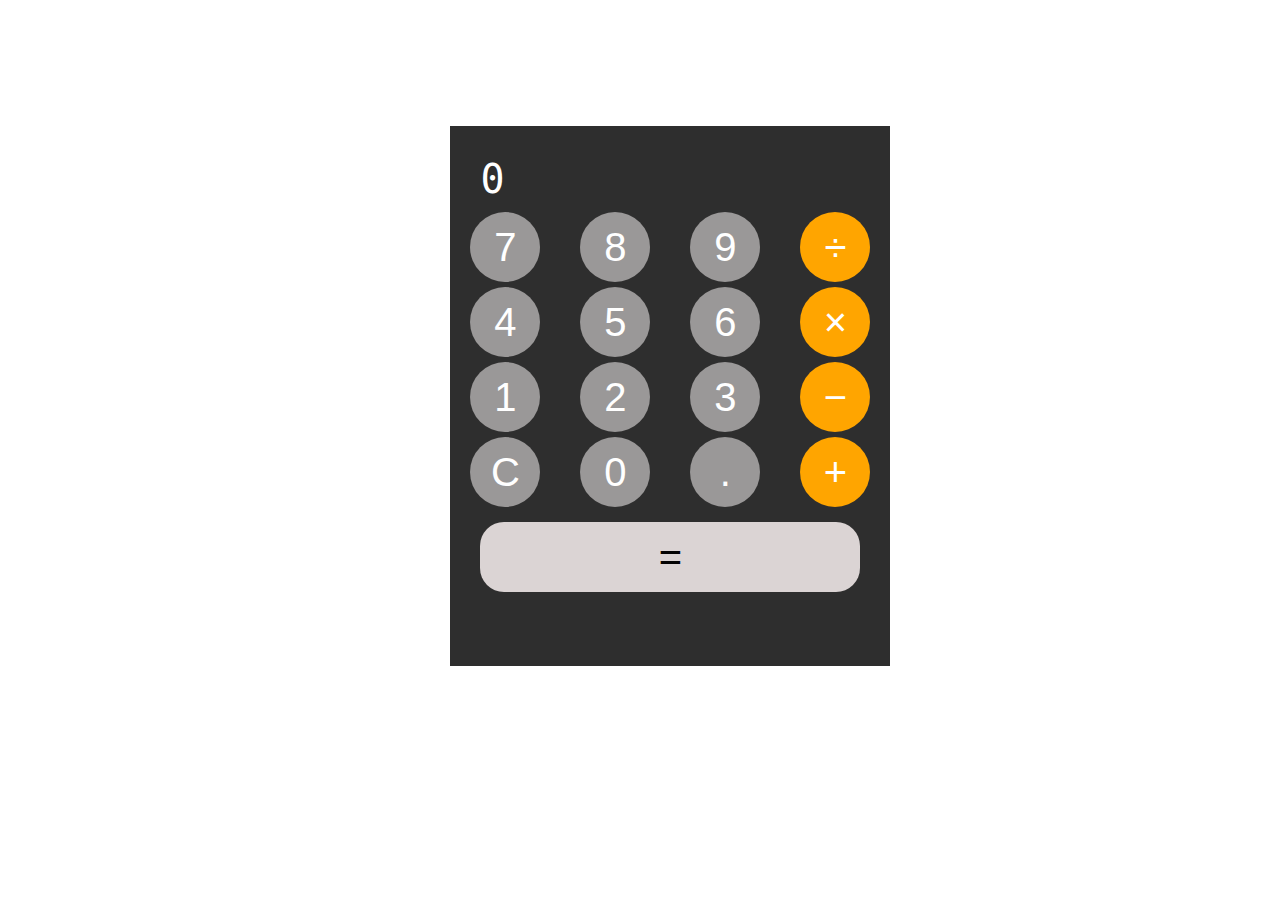
<file: calculater/index.html>
<!DOCTYPE html>
<html lang="en">
<head>
    <meta charset="UTF-8">
    <meta http-equiv="X-UA-Compatible" content="IE=edge">
    <meta name="viewport" content="width=device-width, initial-scale=1.0">
    <link rel="stylesheet" href="style.css">
    <script  src="jscript.js"></script>
    <title>Calculator</title>
</head>
<body>
    <div id="calculator">
        <div id="display">0</div>
        <div class="row">
          <button onclick="press(7);">7</button>
          <button onclick="press(8);">8</button>
          <button onclick="press(9);">9</button>
          <button class="operator" onclick="setOP('/');">÷</button>
        </div>
        <div class="row">
          <button onclick="press(4);">4</button>
          <button onclick="press(5);">5</button>
          <button onclick="press(6);">6</button>
          <button class="operator" onclick="setOP('*');">×</button>
        </div>
        <div class="row">
          <button onclick="press(1);">1</button>
          <button onclick="press(2);">2</button>
          <button onclick="press(3);">3</button>
          <button class="operator" onclick="setOP('-');">−</button>
        </div>
        <div class="row">
          <button id="clear" onclick="clr();">C</button>
          <button onclick="press(0);">0</button>
          <button onclick="press('.');">.</button>
          <button class="operator" onclick="setOP('+');">+</button>
        </div>
        <div class="row">
          <button id="equals" onclick="calculate()">=</div>
        </div>
      <div>
</body>
</html>
</file>
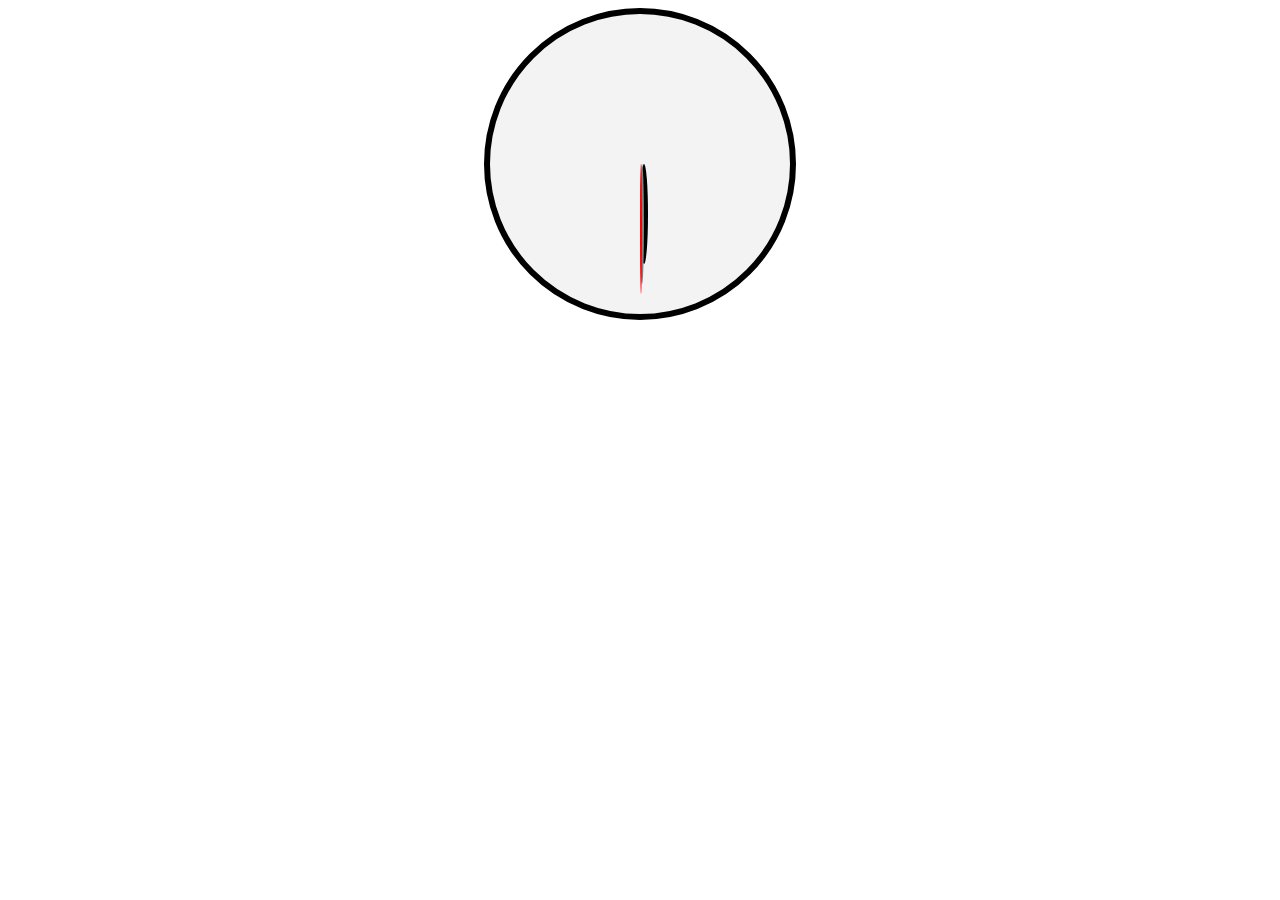
<file: jscript-10-clock/index.html>
<!DOCTYPE html>
<html lang="en">
<head>
    <meta charset="UTF-8">
    <meta http-equiv="X-UA-Compatible" content="IE=edge">
    <meta name="viewport" content="width=device-width, initial-scale=1.0">
    <link rel="stylesheet" href="style.css">
    
    <title>Clock</title>
</head>
    <body>
        <body translate="no">
            <div id="face">
                <div id="hour"></div>
                <div id="minutes"></div>
                <div id="seconds"></div>
            </div>
            
            
            
            <script src="jscript.js"></script><!-- changed by rahaf -->
    </body>
</html>
</file>
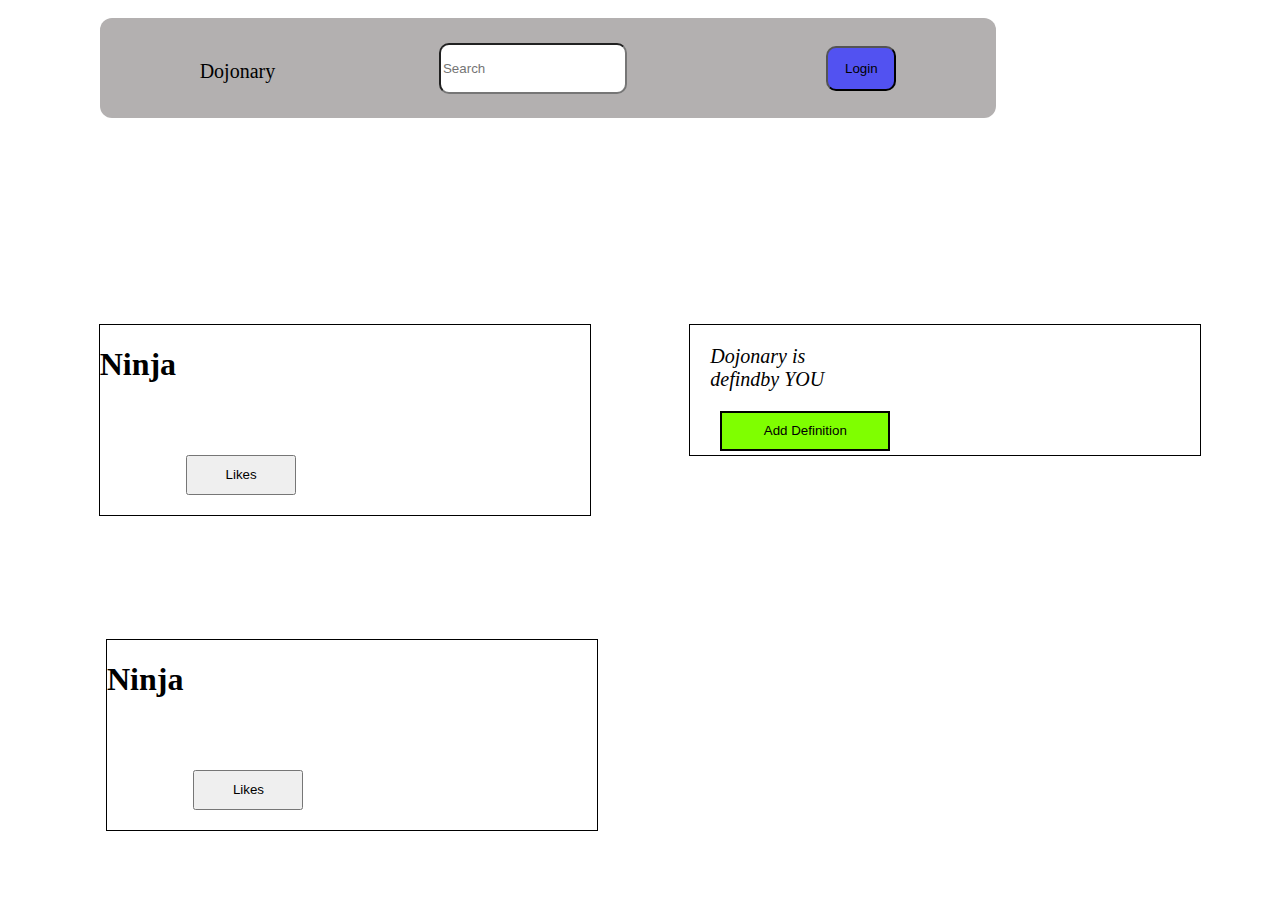
<file: jscript-3-click/index.html>
<!DOCTYPE html>
<html lang="en">
<head>
    <meta charset="UTF-8">
    <meta name="viewport" content="width=device-width, initial-scale=1.0">
    <title>Click</title>
    <link rel="stylesheet" href="style.css">
    <script  src="jscript.js"></script>
</head>
        <body>
       <!-- <label for="ali" name="pass" onclick="fuzzbizz(10);">hi all</label>
            
            
        <button onmouseleave="alert('hello')">Click Me!</button>
        

        <button onclick="turnOff(this)">On</button>
        <button onclick="turnOff(this)">On</button>
        <button onclick="turnOff(this)">On</button>   
       -->

        <div class="cont" >
                <p>Dojonary</p>
                <input type="text" placeholder="Search">
                <button onclick="logun(this)">Login</button>
                       

        </div>
             
                <div class="plate1">
                        <div class="column1">
                        <div class="profile1">
                                <h1>Ninja</h1>
                                <button onclick="Like(this)"> Likes </button>
                        </div>
                                <div  class="profile2"> 
                                        <p>Dojonary is <br>defindby YOU</p>
                                        <button onclick="hide(this)"> Add Definition </button>
                                         </div> 
                                        </div>
                                        <div class="column1">
                                <div  class="profile3"> 
                                        <h1>Ninja</h1>
                                        <button onclick="Likes(this)"> Likes </button>
                               </div>
                               <div  class="profile4">
                                   </div>
      
                        </div>
             








                
        </body>
</html>
</file>
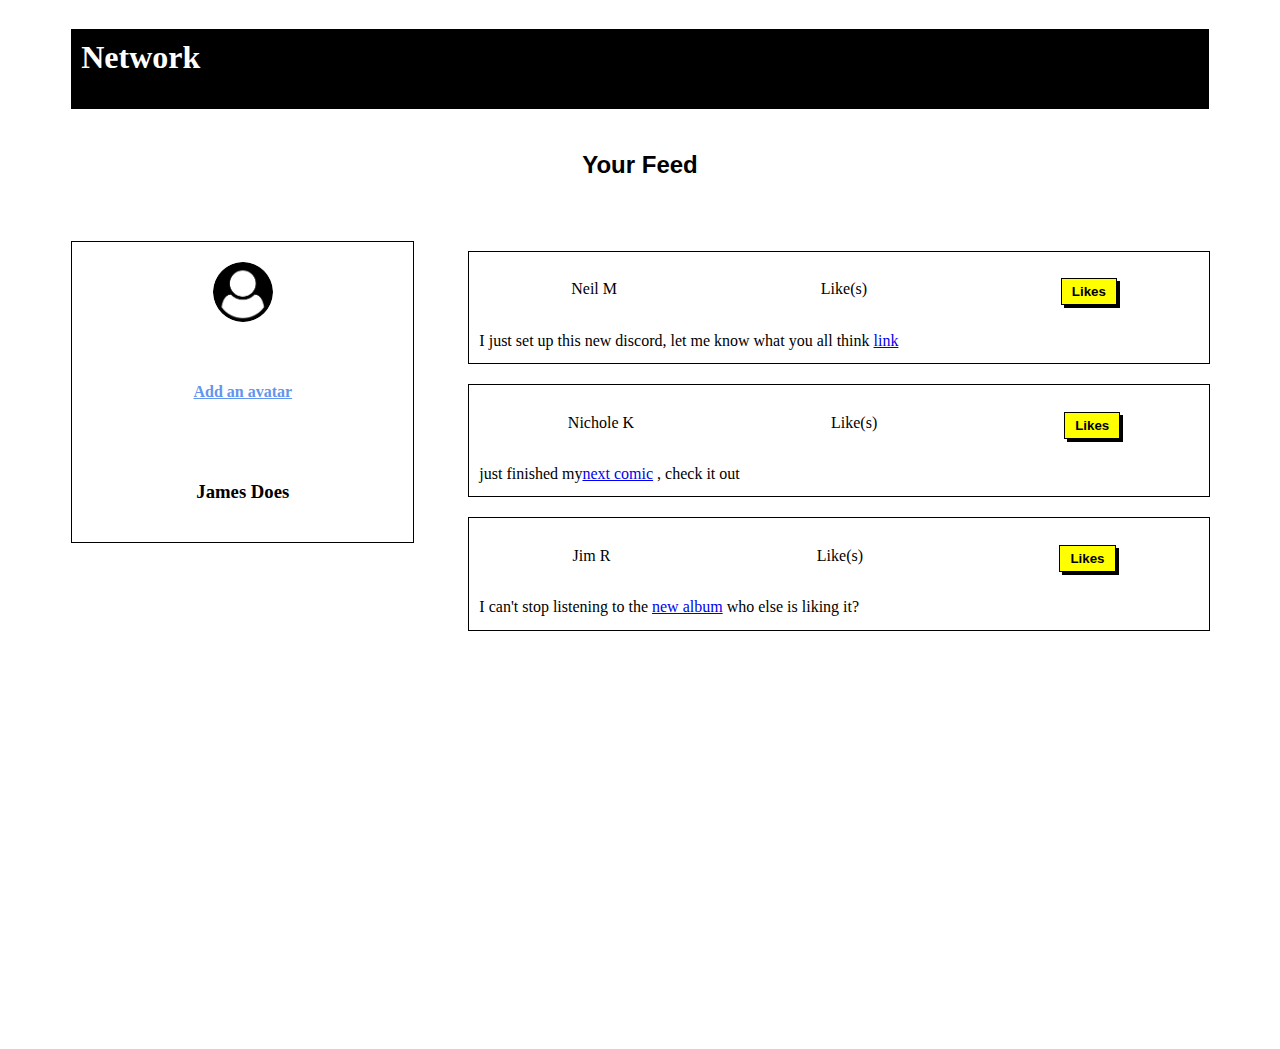
<file: jscript-6-Likes/index.html>
<!DOCTYPE html>
<html lang="en">

<head>
        <meta charset="UTF-8">
        <meta name="viewport" content="width=device-width, initial-scale=1.0">
        <title>Click</title>
        <link rel="stylesheet" href="style.css">
        <script src="jscript.js"></script>
</head>

<body>
        <header>
                <h1>Network</h1>
                <h2>Your Feed</h2>
        </header>
        <main>
                <div class="avatar">
                        <img id="lil2" src="user-circle.png" alt="sss" width="60px" height="60px">
                        <h4 onclick="switchImg()" style="text-decoration: underline; color: cornflowerblue;">Add an avatar</h4>
                        <h3>James Does</h3>
                </div>
                <div class="feeds">
                        <div class="feed">
                                <section>
                                        <p>Neil M</p>
                                        <p id="t1">Like(s)</p>
                                        <button onclick="Like()">Likes</button>
                                </section>
                                <p>I just set up this new discord, let me know what 
                                        you all think <a href="#">link</a>
                                </p>
                        </div>

                        <div class="feed">
                                <section>
                                        <p>Nichole K</p>
                                        <p id="t2">Like(s)</p>
                                        <button onclick="Like2()">Likes</button>
                                </section>
                                <p>just finished my<a href="#">next comic</a> , check it out  </p>
                        </div>

                        <div class="feed">
                                <section>
                                        <p>Jim R</p>
                                        <p id="t3">Like(s)</p>
                                        <button onclick="Like3()">Likes</button>
                                </section>
                                <p>I can't stop listening to the <a href="#">new album</a> who else is liking it?
                                </p>
                        </div>

             
                        </div>
                </div>
        </main>
</body>

</html>
</file>
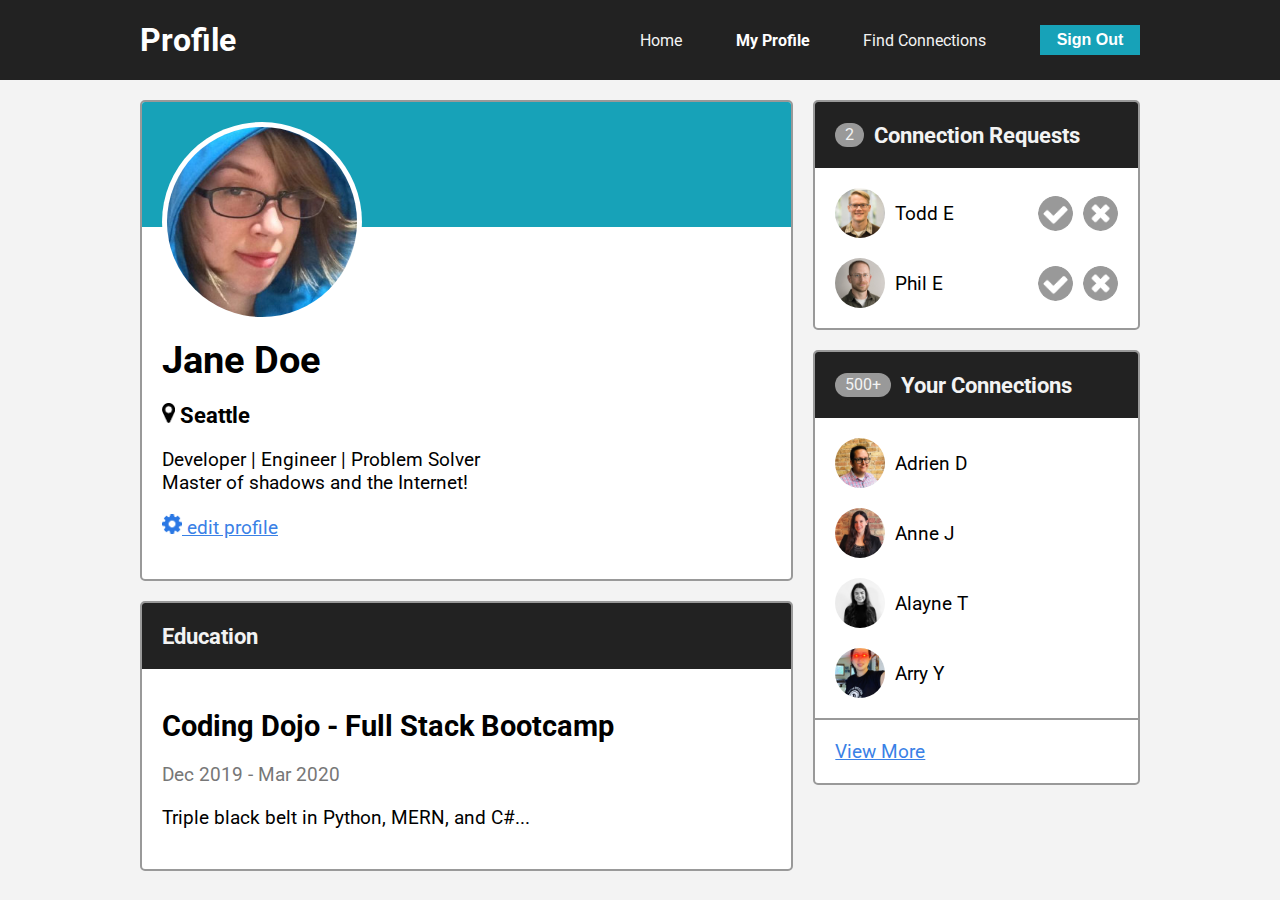
<file: jscript-7-profile-page/index.html>
<!DOCTYPE html>
<html lang="en">
<head>
    <meta charset="UTF-8">
    <meta name="viewport" content="width=device-width, initial-scale=1.0">
    <title>Profile Page</title>
    <link rel="stylesheet" href="style.css">
    <link rel="preconnect" href="https://fonts.gstatic.com">
    <link href="https://fonts.googleapis.com/css2?family=Roboto&display=swap" rel="stylesheet">
</head>
<body>

    <!-- navbar -->
    <div class="nav">
        <div class="flex-container">
            <h1 class="nav-title">Profile</h1>
            <ul class="nav-links">
                <li><a href="#">Home</a></li>
                <li><a href="#" class="active">My Profile</a></li>
                <li><a href="#">Find Connections</a></li>
                <li><button class="btn" onclick="hide_main(this)">Sign Out</button></li>
            </ul>
        </div>
    </div>

    <!-- main -->
    <div class="flex-container main">

        <!-- 2/3 width column -->
        <div class="col-2">

            <!-- user info card -->
            <div class="card user-card">
                <div class="card-header">
                    <img  src="images/jane-m.jpg" alt="jane" class="avatar-m">
                </div>
                <div class="card-body">
                    <h1 id="pic-change" >Jane Doe</h1>
                    <h3><img src="icons/map-marker.png" alt="pin" class="icon-s"> Seattle</h3>
                    <p>Developer | Engineer | Problem Solver<br>
                    Master of shadows and the Internet!</p>
                    <p><a href="#" onclick="change_pic()"><img src="icons/gear.png" alt="gear" class="icon-s"> edit profile</a></p>
                </div>
            </div>

            <!-- user education card -->
            <div class="card">
                <div class="card-header">
                    <h3>Education</h3>
                </div>
                <div class="card-body">
                    <h2>Coding Dojo - Full Stack Bootcamp</h2>
                    <p class="dates">Dec 2019 - Mar 2020</p>
                    <p>Triple black belt in Python, MERN, and C#...</p>
                </div>
            </div>

        </div>

        <!-- 1/3 width column -->
        <div class="col-1">

            <!-- connection requests card -->
            <div class="card">
                <div class="card-header">
                    <span class="badge b1">2</span>
                    <h3>Connection Requests</h3>
                </div>
                <ul class="card-list">
                    <li class="card-list-item prof1">
                        <span>
                            <img src="images/todd-s.jpg" alt="todd" class="avatar-s">
                            Todd E
                        </span>
                        <span>
                            <img src="icons/accept-circle.png" alt="accept" class="icon" onclick="add_conn(1)">
                            <img src="icons/close-circle.png" alt="close" class="icon" onclick="remove_conn(1)">
                        </span>
                    </li>
                    <li class="card-list-item prof2">
                        <span>
                            <img src="images/phil-s.jpg" alt="phil" class="avatar-s">
                            Phil E
                        </span>
                        <span>
                            <img src="icons/accept-circle.png" alt="accept" class="icon" onclick="add_conn(2)">
                            <img src="icons/close-circle.png" alt="close" class="icon" onclick="remove_conn(2)">
                        </span>
                    </li>
                </ul>
            </div>

            <!-- your connections card -->
            <div class="card">
                <div class="card-header">
                    <span class="badge b2">500+</span>
                    <h3>Your Connections</h3>
                </div>
                <ul class="card-list">
                    <li class="card-list-item start">
                        <img src="images/adrien-s.jpg" alt="adrien" class="avatar-s">
                        Adrien D
                    </li>
                    <li class="card-list-item start">
                        <img src="images/anne-s.jpg" alt="anne" class="avatar-s">
                        Anne J
                    </li>
                    <li class="card-list-item start">
                        <img src="images/alayne-s.jpg" alt="alayne" class="avatar-s">
                        Alayne T
                    </li>
                    <li class="card-list-item start">
                        <img src="images/arry-s.jpg" alt="arry" class="avatar-s">
                        Arry Y
                    </li>
                </ul>
                <div class="card-footer">
                    <a href="#">View More</a>
                </div>
            </div>

        </div>
    </div>

    <script src="script.js"></script>
</body>
</html>
</file>
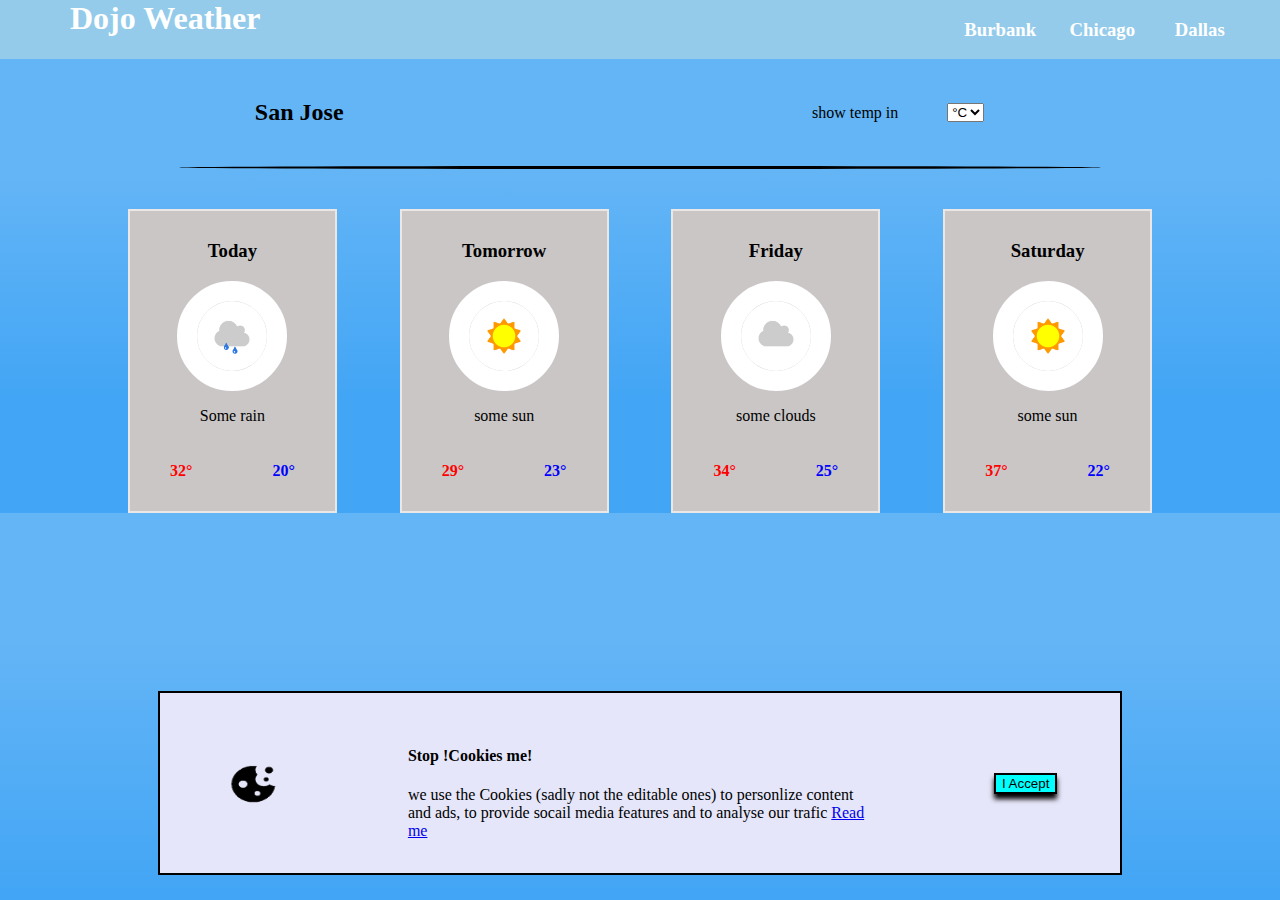
<file: jscript-8-Weather/index.html>
<!DOCTYPE html>
<html lang="en">
<head>
    <meta charset="UTF-8">
    <meta name="viewport" content="width=device-width, initial-scale=1.0">
    <title>Click</title>
    <link rel="stylesheet" href="style.css">
    <script  src="jscript.js"></script>
</head>
        <body>

        <header>
                <h1>Dojo Weather</h1>
                <section>
                        <h3 onclick="change_weather(1)">Burbank</h3>
                        <h3 onclick="change_weather(2)">Chicago</h3>
                        <h3 onclick="change_weather(3)">Dallas</h3>
                </section>
        </header>

        <main >
                <div class="page_brief w3-theme-light">
                        <section>
                                <h2 id="city_name">San Jose</h2>
                                <p>show temp in</p>
                                <select id="selection_o" onchange="done()">
                                        <option name="c" value="c">°C</option>
                                        <option name="f" value="f" >°F</option>

                                </select>
                        </section>
                        <div class="divide">
                                
                        </div>


                </div>
                <div class="days">
                        <div class="day">
                                <h3>Today</h3>
                                <img src="assets/some_rain.png" alt="">
                                <p>Some rain</p>
                                <div class="degree"><h4 id="high1" style="color: red;">32°</h4><h4 id="low1" style="color:blue">20°</h4></div>

                        </div>
                        <div class="day">
                                <h3>Tomorrow</h3>
                                <img src="assets/some_sun.png" alt="">
                                <p>some sun</p>
                                <div class="degree"><h4  id="high2" style="color: red;">29°</h4><h4 id="low2"  style="color:blue">23°</h4></div>
                        </div>
                        <div class="day">
                                <h3>Friday</h3>
                                <img src="assets/some_clouds.png" alt="">
                                <p>some clouds</p>
                                <div class="degree"><h4  id="high3" style="color: red;">34°</h4><h4 id="low3" style="color:blue">25°</h4></div>
                        </div>
                        <div class="day">
                                <h3>Saturday</h3>
                                <img src="assets/some_sun.png" alt="">
                                <p>some sun</p>
                                <div class="degree"><h4  id="high4" style="color: red;">37°</h4><h4 id="low4" style="color:blue">22°</h4></div>
                        </div>  
                </div>

                <div class="cookies">
                        <img src="assets/cookie.png" alt="">
                        <section>
                                <h4>Stop !Cookies me!</h4>
                                <p>we use the Cookies (sadly not the editable ones) to personlize content and ads, to provide socail media features and to analyse our trafic <a href="#">Read me</a></p>
                        </section>
                        <button onclick="remove1()" id="but_accept">I Accept</button>
                </div>
        </main>
                
        </body>
</html>
</file>
<file: calculater/style.css>
body{
    font-family: monospace;
    font-size: 2.5rem;  
}
#calculator
{
    display: flex;
    width:400px ;
    height: 500px;
    background-color: rgba(2, 2, 2, 0.829);
    flex-direction: column;
    margin-top: 10%;
    margin-left: 35%;
    padding: 20px;
    
}

#display
{
    color: #fff;
    font-size: 2.5rem;
    text-align: left;
    
    width: 100%;
    white-space: nowrap;
    text-overflow: ellipsis;
    overflow: hidden;
    margin: 10px;
}
.row{

    display: flex;
    width: 100%;
    height: 15%;
    justify-content:space-between ;
    
}

.row button{
    
    display: flex;
    width: 70px;
    height: 70px;
    background-color: rgb(154, 152, 152);
    border-radius:50% ;
    border: 0px white ;
    text-align: center;
    align-items: center;
    justify-content: center;
    font-size: 2.5rem;  
    color: #fff;
}

button.operator   
{
    display: flex;
    width: 70px;
    height: 70px;
    background-color: orange;
    border-radius:50% ;
    text-align: center;
    align-items: center;
    justify-content: center;
    font-size: 2.5rem;  
    color: #fff;
    border: 0px white ;
}
button#equals
{
    width: 95%;
    height: 70;
    text-align: center;
    justify-self: center;
    border-radius:1.5rem ;
    font-size: 2.5rem;  
    margin-top: 10px;
    margin-left: 10px;
    display: flex;
    justify-content: center;
    color: rgb(4, 4, 4);
    border: 0px white ;
    background-color: rgb(219, 212, 212);
    

}
button :hover {
    transition: 0.5s;
    -webkit-transform: translate(0, 6px);

}
button.operator :hover {
    transition: 0.5s;
    -webkit-transform: translate(0, 6px);

}

#equals:hover {
    transition: 0.5s;
    -webkit-transform: translate(0, 6px);

}

#clear:hover {
    transition: 0.5s;
    -webkit-transform: translate(0, 6px);

}








.w3-theme-l5 {color:#000 !important; background-color:#f8fbf4 !important}
.w3-theme-l4 {color:#000 !important; background-color:#e8f3db !important}
.w3-theme-l3 {color:#000 !important; background-color:#d1e7b7 !important}
.w3-theme-l2 {color:#000 !important; background-color:#b9db93 !important}
.w3-theme-l1 {color:#000 !important; background-color:#a2cf6f !important}
.w3-theme-d1 {color:#fff !important; background-color:#7eb63d !important}
.w3-theme-d2 {color:#fff !important; background-color:#70a236 !important}
.w3-theme-d3 {color:#fff !important; background-color:#628e2f !important}
.w3-theme-d4 {color:#fff !important; background-color:#547a29 !important}
.w3-theme-d5 {color:#fff !important; background-color:#466522 !important}

.w3-theme-light {color:#000 !important; background-color:#f8fbf4 !important}
.w3-theme-dark {color:#fff !important; background-color:#466522 !important}
.w3-theme-action {color:#fff !important; background-color:#466522 !important}

.w3-theme {color:#fff !important; background-color:#8bc34a !important}
.w3-text-theme {color:#8bc34a !important}
.w3-border-theme {border-color:#8bc34a !important}

.w3-hover-theme:hover {color:#fff !important; background-color:#8bc34a !important}
.w3-hover-text-theme:hover {color:#8bc34a !important}
.w3-hover-border-theme:hover {border-color:#8bc34a !important}
</file>
<file: jscript-10-clock/style.css>
#face {
    background-color: #f3f3f3;
    width: 300px;
    height: 300px;
    border-radius: 50%;
    border: 6px solid black;
    position: relative;
    display: flex;
    justify-self:center;
  }
      
  #minutes, #hour, #seconds {
    position: absolute;
    left: 50%;
    top: 50%;
    transform-origin: top center;
    
  }
      
  #seconds {
    background-color: red;
    height: 130px;
    width: 2px;
    border-radius: 80%;
  }
      
  #hour {
    background-color: black;
    height: 100px;
    width: 8px;
    transform: rotate(0deg);
    border-radius: 80%;
  }
      
  #minutes {
    background-color: grey;
    height: 120px;
    width: 4px;
    transform: rotate(0deg);
    border-radius: 80%;
  }
</file>
<file: jscript-3-click/style.css>
.cont{
    width: 70%;
    height: 100px;
    position: fixed;
    top: 2%;
    display: flex;
    background-color: rgb(179, 176, 176);
    left: 100px;
    justify-items: baseline;
    align-items: center;
    justify-content: space-around;
    flex-direction: row;
    border-radius:12px;
}   

.cont p{
   
    height: 17px;
    width:40px;
    font-size: 20px;
    

}
.cont button
{
    height: 45px;
    width:70px;
    border-radius:10px;
    background-color: rgb(82, 82, 241);
}
.cont  input 
{
    height: 45px;
    width:180px;
    border-radius:10px;
}

.plate1
{
    position: absolute;

    display: flex;
    justify-content: space-around;
    flex-direction: column;
    padding:10px;
    width: 100%;
    height: 70%;
    top: 28%;
}
.column1
{
    flex-direction: row;
    display: flex;
    justify-content: space-evenly;

}
.profile1
{
    display: flex;
    border: 1px solid black;
    width: 490px;
    height: 190PX;
    margin: 10px;

}

.profile3 button
{
    width: 110px;
    height: 40px;
    flex-direction: row;
    align-self: end;
    margin-bottom:20px;
    margin-left:10px ;
}
.profile1 button 
{
    width: 110px;
    height: 40px;
    flex-direction: row;
    align-self: end;
    margin-bottom:20px;
    margin-left:10px ;
}
.profile2
{
    margin: 10px;
    border: 1px solid black;
    width: 490px;
    height: 130PX;
    margin: 10px;
    padding-left: 20px;
}
.profile2 button 
{
    background-color: chartreuse;
    border: 2px solid black;
    width: 170px;
    height: 40px;
    flex-direction: row;
    align-self: end;
    margin-bottom:20px;
    margin-left:10px ;
    text-align: center;
}
.profile2 p 
{
    
  font-size: 20px;
  font-style:italic;
}

.profile3
{
    border: 1px solid black;
    width: 490px;
    height: 190PX;
    display: flex;
    margin: 10px;
 
}
 
.profile4
{
    display: flex;
    width: 490px;
    height: 190PX;
    margin: 10px;
}
 


body
{
    display: flex  ;
    padding: 0px;
    margin:0px;
}
</file>
<file: jscript-6-Likes/style.css>
body {
    display: flex;
    flex-direction: column;
}

header {
    width: 90%;
    display: flex;
    flex-direction: column;
    margin: 0% 5%;
}

header h1 {
    height: 70px;
    background-color: black;
    color: white;
    padding: 10px 0px 0px 10px;
}

header h2 {
    text-align: center;
    height: 70px;
    font-family: Impact, Haettenschweiler, 'Arial Narrow Bold', sans-serif;
}

main {
    width: 90%;
    height: 800px;
    margin: 0% 5%;
    display: flex;
    justify-content: space-between;

}

.avatar {
    display: flex;
    flex-direction: column;
    width: 30%;
    border: 1px solid black;
    height: 300px;
    align-items: center;
    justify-items: center;
    justify-content: space-around ;
}
.avatar img {
    border-radius: 50%;
}


.feeds {
    width: 65%;
    height: 400pX;
    display: flex;
    flex-direction: column;
    align-self: start;
    justify-content: space-between;
    align-content: center;
    align-items: center;
}

.feed {
    border: 1px solid black;
    width: 100%;
    height: 140PX;
    display: flex;
    flex-direction: column;
    margin: 10px;
}

.feed section{
    height: 80px;
    display: flex;
    justify-content: space-around;
    align-items: center;
}

.feed button {
 background-color: yellow;
 border: solid 1px black;
 box-shadow: 3px 3px ;
 padding: 5px 10px;
 font-weight: bold;
}

.feed p {
    margin: 0px 10px 5px;
}
</file>
<file: jscript-8-Weather/style.css>
body
{
    width: 100%;
    height: 110%;
    font-family:cursive;
    margin: 0px;
    color: #000 !important;
    background:-webkit-linear-gradient(top,#64B5F6 25%,#42A5F5 75%)
    
}
header
{
    width: 100%;
    display: flex;
    background-color: rgba(149, 203, 235, 0.979);
    height: 10%;
    justify-content: space-evenly;

}
header section 
{   
    width: 80%;
    display: flex;
    justify-content: center;
    justify-content: space-between;
    align-items: center;
    justify-content: flex-end;


}
header h1 {
    width: 50%;
    color: white;
    margin:0px 70px;
    font-weight: bold;
    

    
}
header h3 {
    width: 15%;
    color: white;
}

main 
{
    width: 100%;
    height: 75%;
    display: flex;
    flex-direction: column;
    align-items: center;

    color: #000 !important;
    background:-webkit-linear-gradient(top,#64B5F6 25%,#42A5F5 75%);
}



.page_brief
{

    width: 80%;
    display: flex;
    flex-direction: column;
    justify-items: center;
    align-items: center;
    margin:20px 50px ;
    height: 2%;
}
.page_brief h2 
{
    padding-right: 10px;
    font-family: cursive;
}
.page_brief section{
    display: flex;
    align-items: center;
    width: 80%;
    justify-content: space-around;
}
.page_brief section p{
    margin-left: 50%;
}
.page_brief section select{
    margin-right: 5%;
}

.divide 
{
    height: 3px;
    width: 90%;
    background-color: black;
    margin:20px 0px  ;
    border-radius: 70%;

}


/*    ---------  */
.days
{
     display: flex;
    width: 80%;
    height: 25%;
    justify-content: space-between;
    justify-items: center;


}


.day
{
    display: flex;
    text-align: center;
    background-color: rgb(202, 198, 198);
    
    flex-direction: column;
    justify-items: center;
    height: 300px;
    width: 20%;
    border: 2px solid rgb(235, 231, 231);
    justify-content: center;
    align-items: center;
    


}
.day  img
{
    width: 70px;
    height: 70px;
    border-radius:50% ;
    border: 20px solid white;

}

.degree
{
    display: flex;
    flex-direction: row;
    justify-content: space-around;
    width: 100%;
}

.cookies
{
    color: #000 !important;
  background: lavender;
    position: fixed;
    border: 2px solid black;
    width: 75%;
    height: 20%;
    display: flex;
    justify-items: center;
    align-content: center;
    justify-content: space-around;
    align-items: center;
    margin: 25px;
    bottom: 0px;

}
.cookies img
{
    width: 60px;
    height: 50px;
  
   


}
.cookies section {
    width: 48%;
    display: flex;
    flex-direction: column;
}
.cookies section  p{
   
    margin: 0px 0px;
}
 #but_accept {
    background-color: aqua;
    border: 2px solid black;
    box-shadow: 0px 5px 5px 0px black;
}
</file>
<file: jscript-7-profile-page/style.css>
/* CSS Reset */

* {
    margin: 0;
    padding: 0;
}

/* styles to apply to body */

body {
    background-color: #f3f3f3;
    font-family: 'Roboto', sans-serif;
}

.flex-container {
    width: 1000px;
    margin: 0 auto;
}

.flex-container, .nav-links, .nav {
    display: flex;
    justify-content: space-between;
    align-items: center;
}

.nav {
    height: 80px;
    background-color: #222;
    color: #fff;
    margin-bottom: 20px;
}

.nav-links {
    width: 50%;
    list-style-type: none;
    align-items: center;
}

.nav-links a {
    color: #f3f3f3;
    text-decoration: none;
}

.nav-links a.active {
    color: #fff;
    font-weight: bold;
}

.btn {
    height: 30px;
    width: 100px;
    color: #fff;
    background-color: #17a2b8;
    border: none;
    font-size: 1rem;
    font-weight: bold;
}

.flex-container.main {
    align-items: flex-start;
}

.col-2 {
    flex: 2;
    margin-right: 20px;
}

.col-1 {
    flex: 1;
}

.card {
    background-color: #fff;
    border: 2px solid #999;
    margin-bottom: 20px;
    border-radius: 5px;
    font-size: 1.2rem;
    overflow: hidden;
}


.card-header {
    padding: 20px;
    background-color: #222;
    color: #f3f3f3;
}

.card-header {
    display: flex;
    align-items: center;
}

.card-body {
    padding: 20px;
}

.card-body h1, 
.card-body h2,
.card-body h3,
.card-body p {
    margin: 20px 0px;
}

.user-card .card-header {
    background-color: #17a2b8;
    height: 85px;
    margin-bottom: 70px;
    display: block;
}

.card-footer {
    border-top: 2px solid #999;
    display: flex;
    align-items: center;
    padding: 20px;
}

.avatar-m {
    border-radius: 50%;
    background-color: #fff;
    height: 190px;
    padding: 5px;
}

.icon-s {
    height: 20px;
}

a {
    color: #3a81e6;
}

.dates {
    color: #777;
}

.card-list {
    padding: 0 20px;
    padding-top: 20px;
    list-style-type: none;
}

.card-list-item, 
.card-list-item > * {
    display: flex;
    align-items: center;
}

.card-list-item {
    margin-bottom: 20px;
    justify-content: space-between;
}

.card-list-item.start {
    justify-content: flex-start;
}

.avatar-s, .icon {
    height: 50px;
    border-radius: 50%;
    margin-right: 10px;
}

.icon {
    height: 35px;
}

.icon, .btn {
    cursor: pointer;
}

.icon:last-child {
    margin-right: 0;
}

.badge {
    font-size: 1rem;
    height: 24px;
    line-height: 24px;
    padding: 0 10px;
    background-color: #999;
    border-radius: 12px;
    margin-right: 10px;
}
</file>
